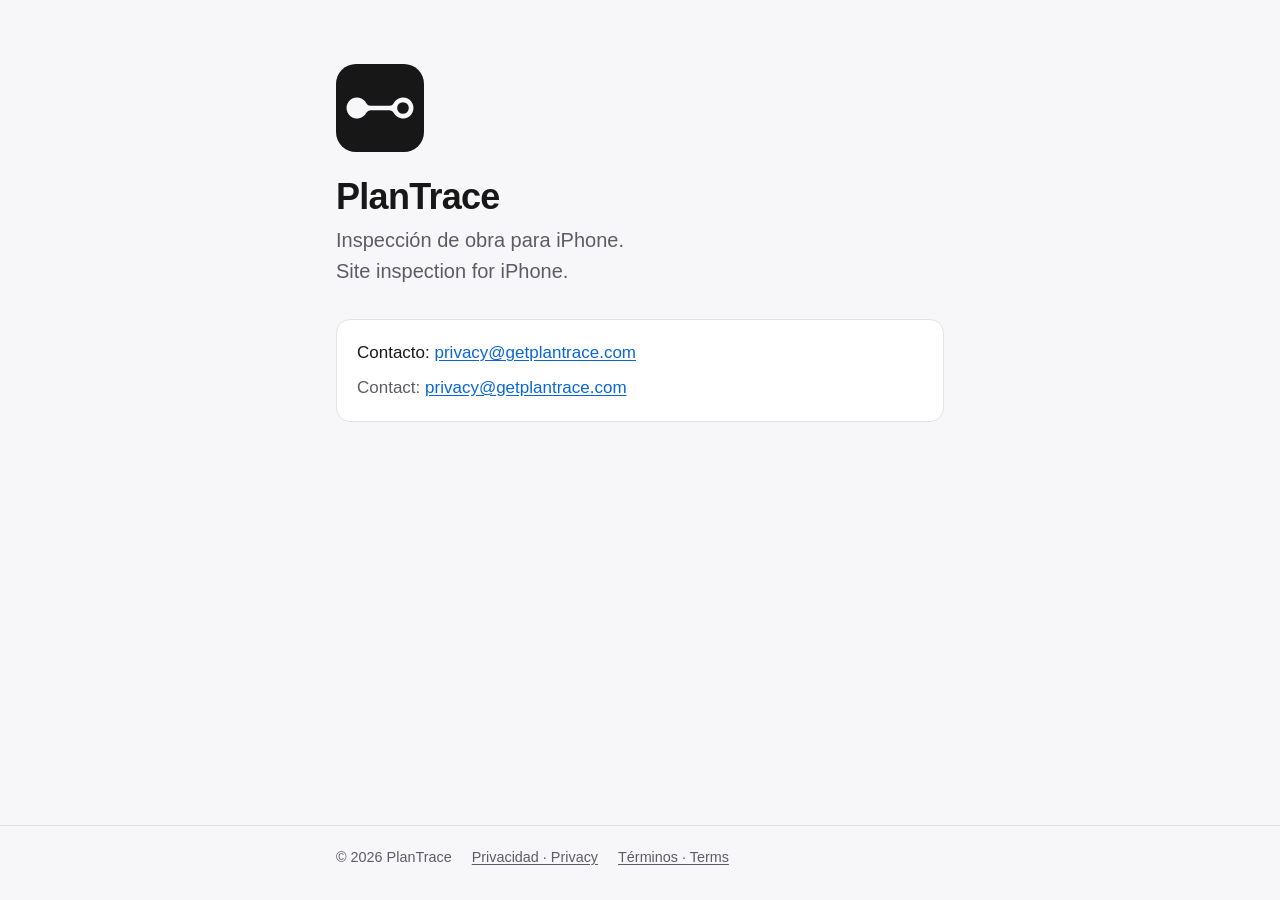
<file: index.html>
<!doctype html>
<html lang="es">
<head>
  <meta charset="utf-8">
  <meta name="viewport" content="width=device-width, initial-scale=1">
  <title>PlanTrace</title>
  <meta name="description" content="PlanTrace: inspección de obra para iPhone.">
  <link rel="icon" href="/icon.svg" type="image/svg+xml">
  <link rel="stylesheet" href="/style.css">
</head>
<body>
  <main>
    <div class="mark" aria-hidden="true">
      <svg viewBox="0 0 1024 1024" xmlns="http://www.w3.org/2000/svg"><path fill-rule="evenodd" d="M 352.78 455.60 A 122 122 0 1 0 352.78 568.40 A 54.67 54.67 0 0 1 401.26 539.00 L 622.74 539.00 A 54.67 54.67 0 0 1 671.22 568.40 A 122 122 0 1 0 671.22 455.60 A 54.67 54.67 0 0 1 622.74 485.00 L 401.26 485.00 A 54.67 54.67 0 0 1 352.78 455.60 Z M 847.40 512 A 68 68 0 1 0 711.40 512 A 68 68 0 1 0 847.40 512 Z"/></svg>
    </div>
    <h1>PlanTrace</h1>
    <p class="lead">Inspección de obra para iPhone.<br><span class="en" lang="en">Site inspection for iPhone.</span></p>

    <div class="card">
      <p>Contacto: <a href="mailto:privacy@getplantrace.com">privacy@getplantrace.com</a></p>
      <p class="en" lang="en">Contact: <a href="mailto:privacy@getplantrace.com">privacy@getplantrace.com</a></p>
    </div>
  </main>
  <footer>
    <div>
      <span>© 2026 PlanTrace</span>
      <a href="/privacy/">Privacidad · Privacy</a>
      <a href="/terms/">Términos · Terms</a>
    </div>
  </footer>
</body>
</html>
</file>
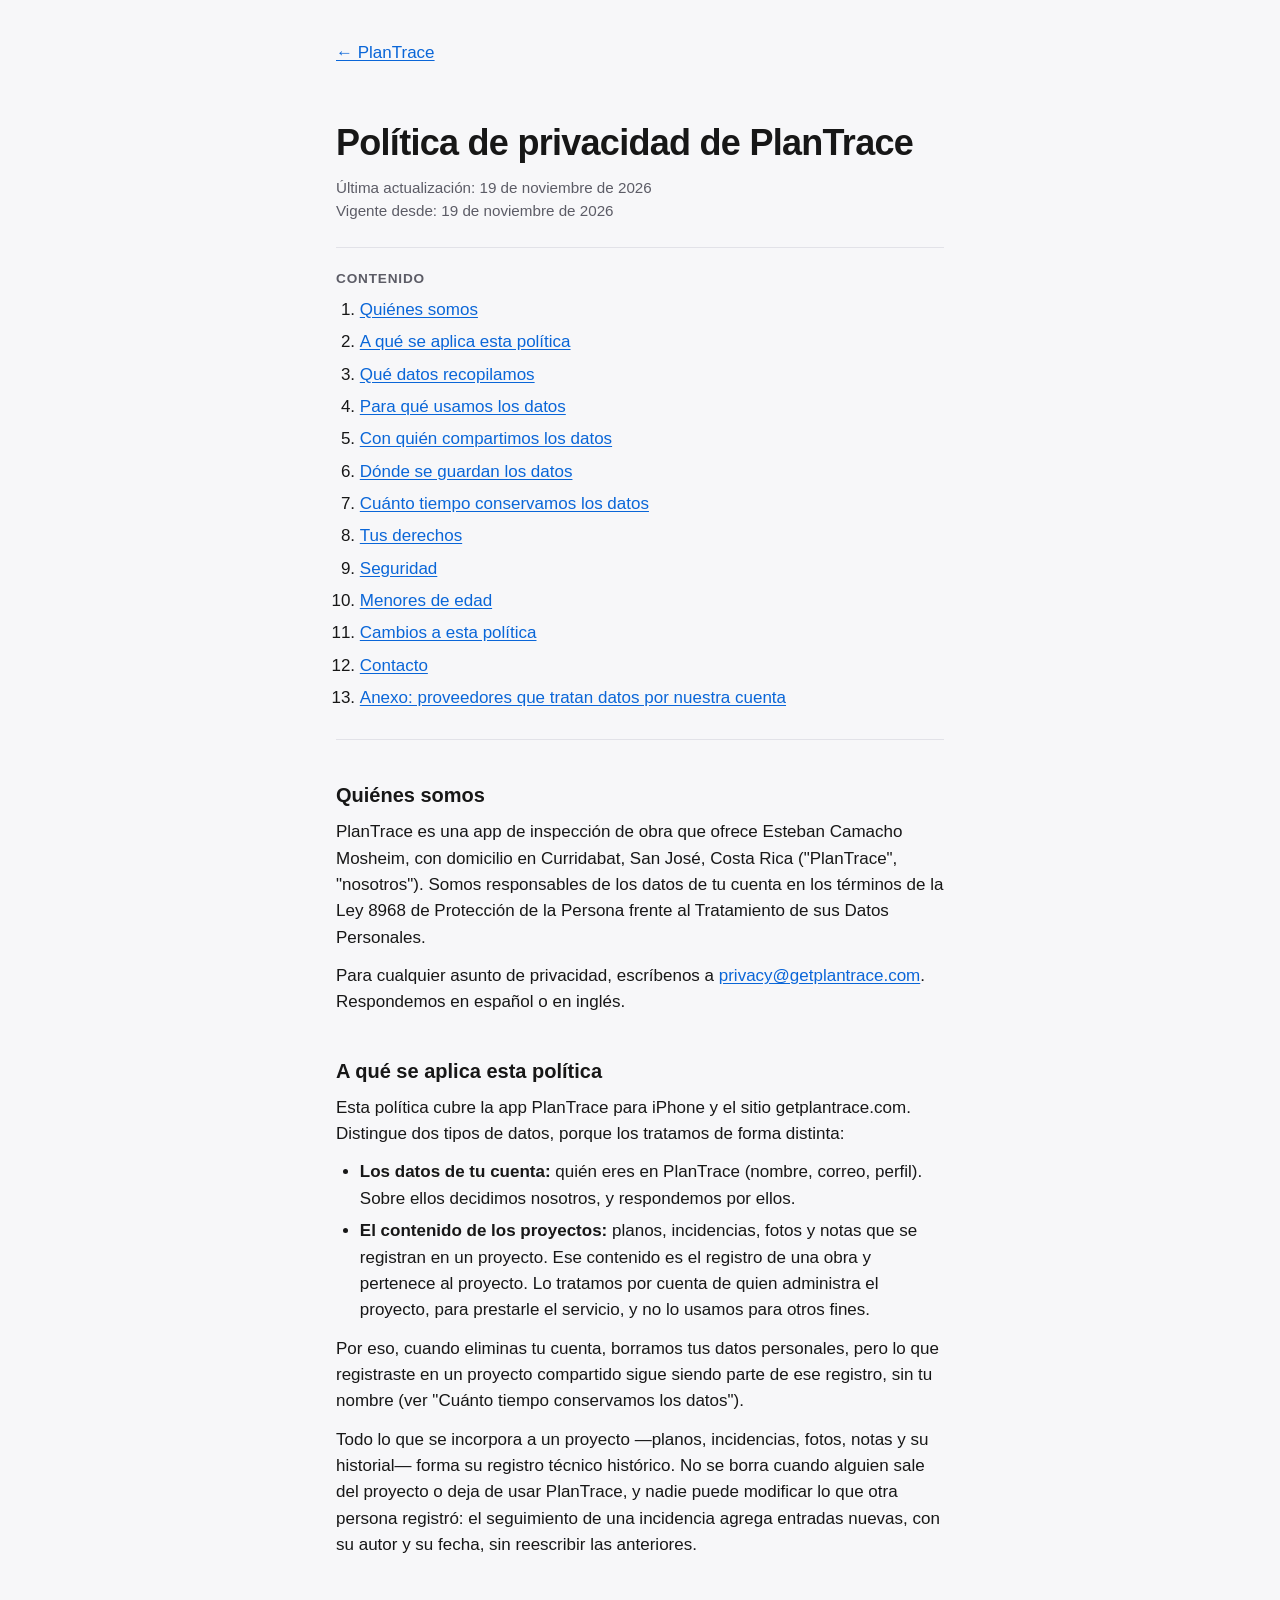
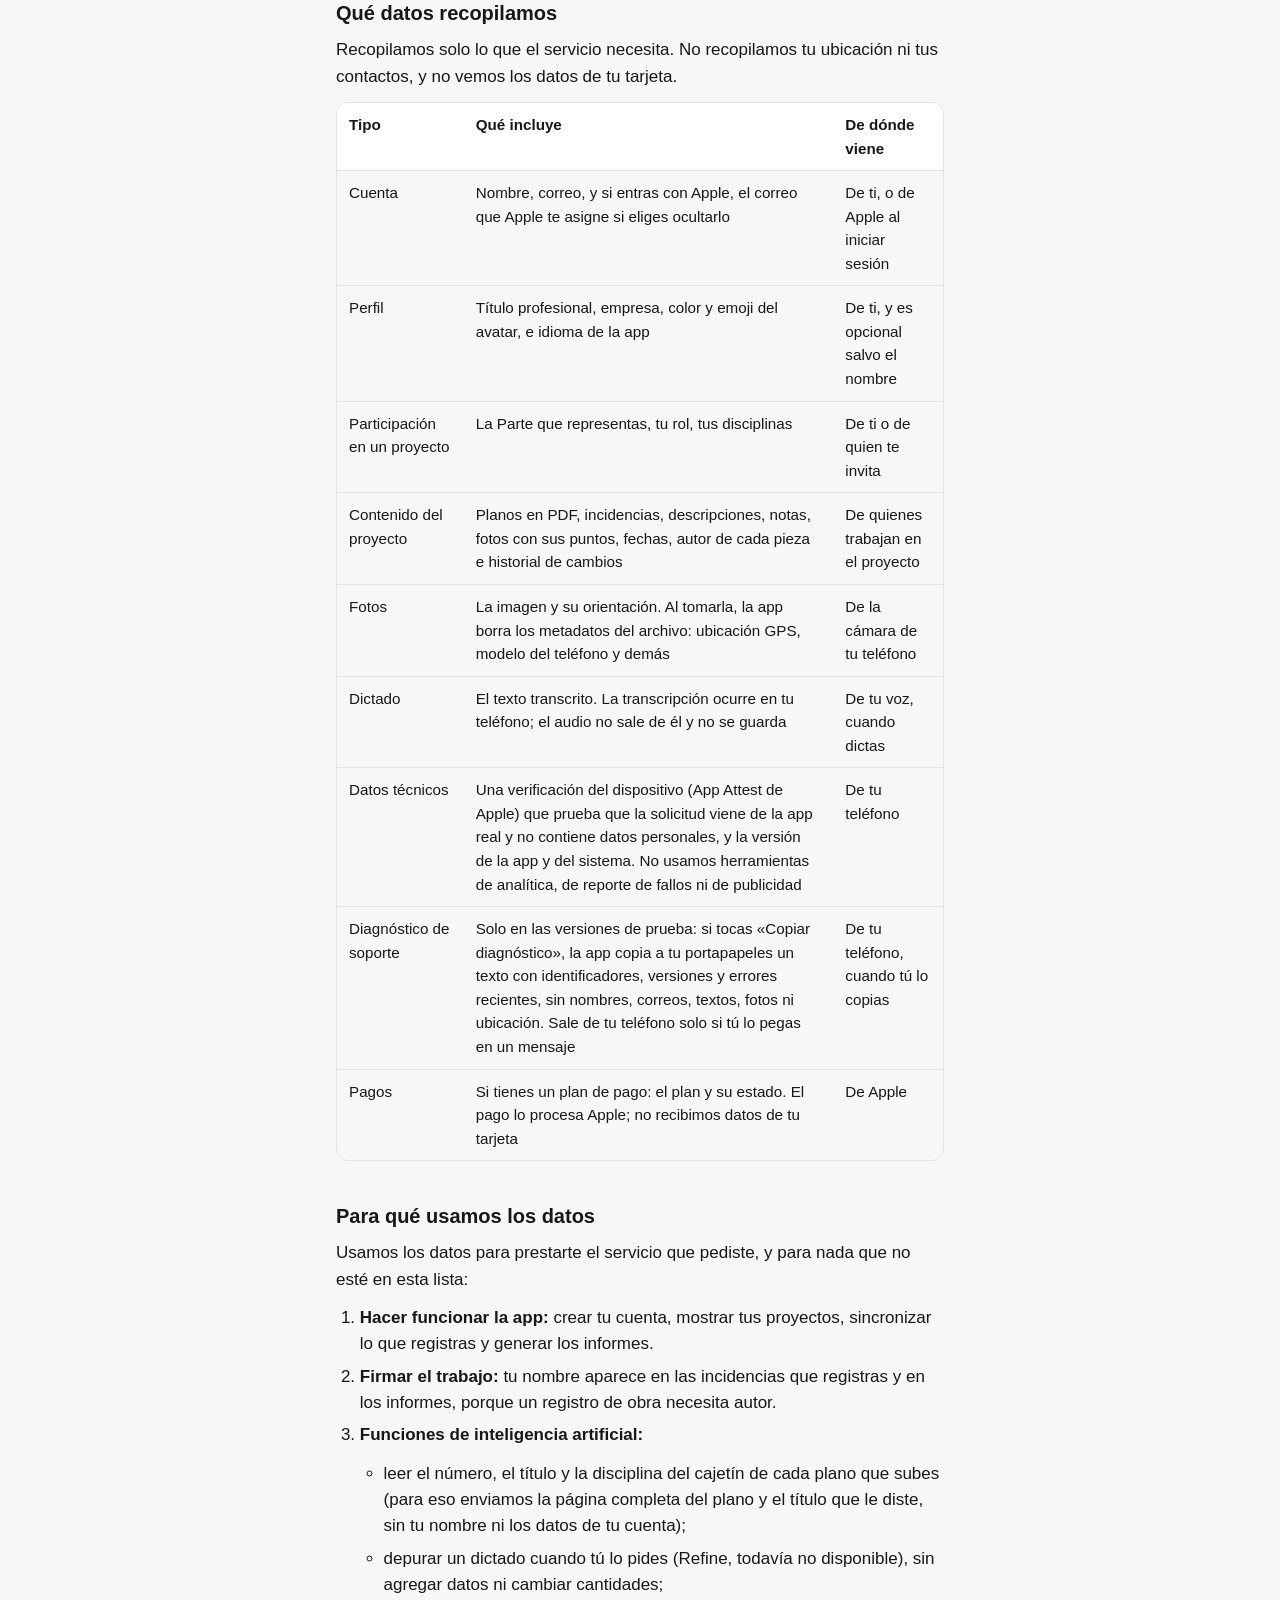
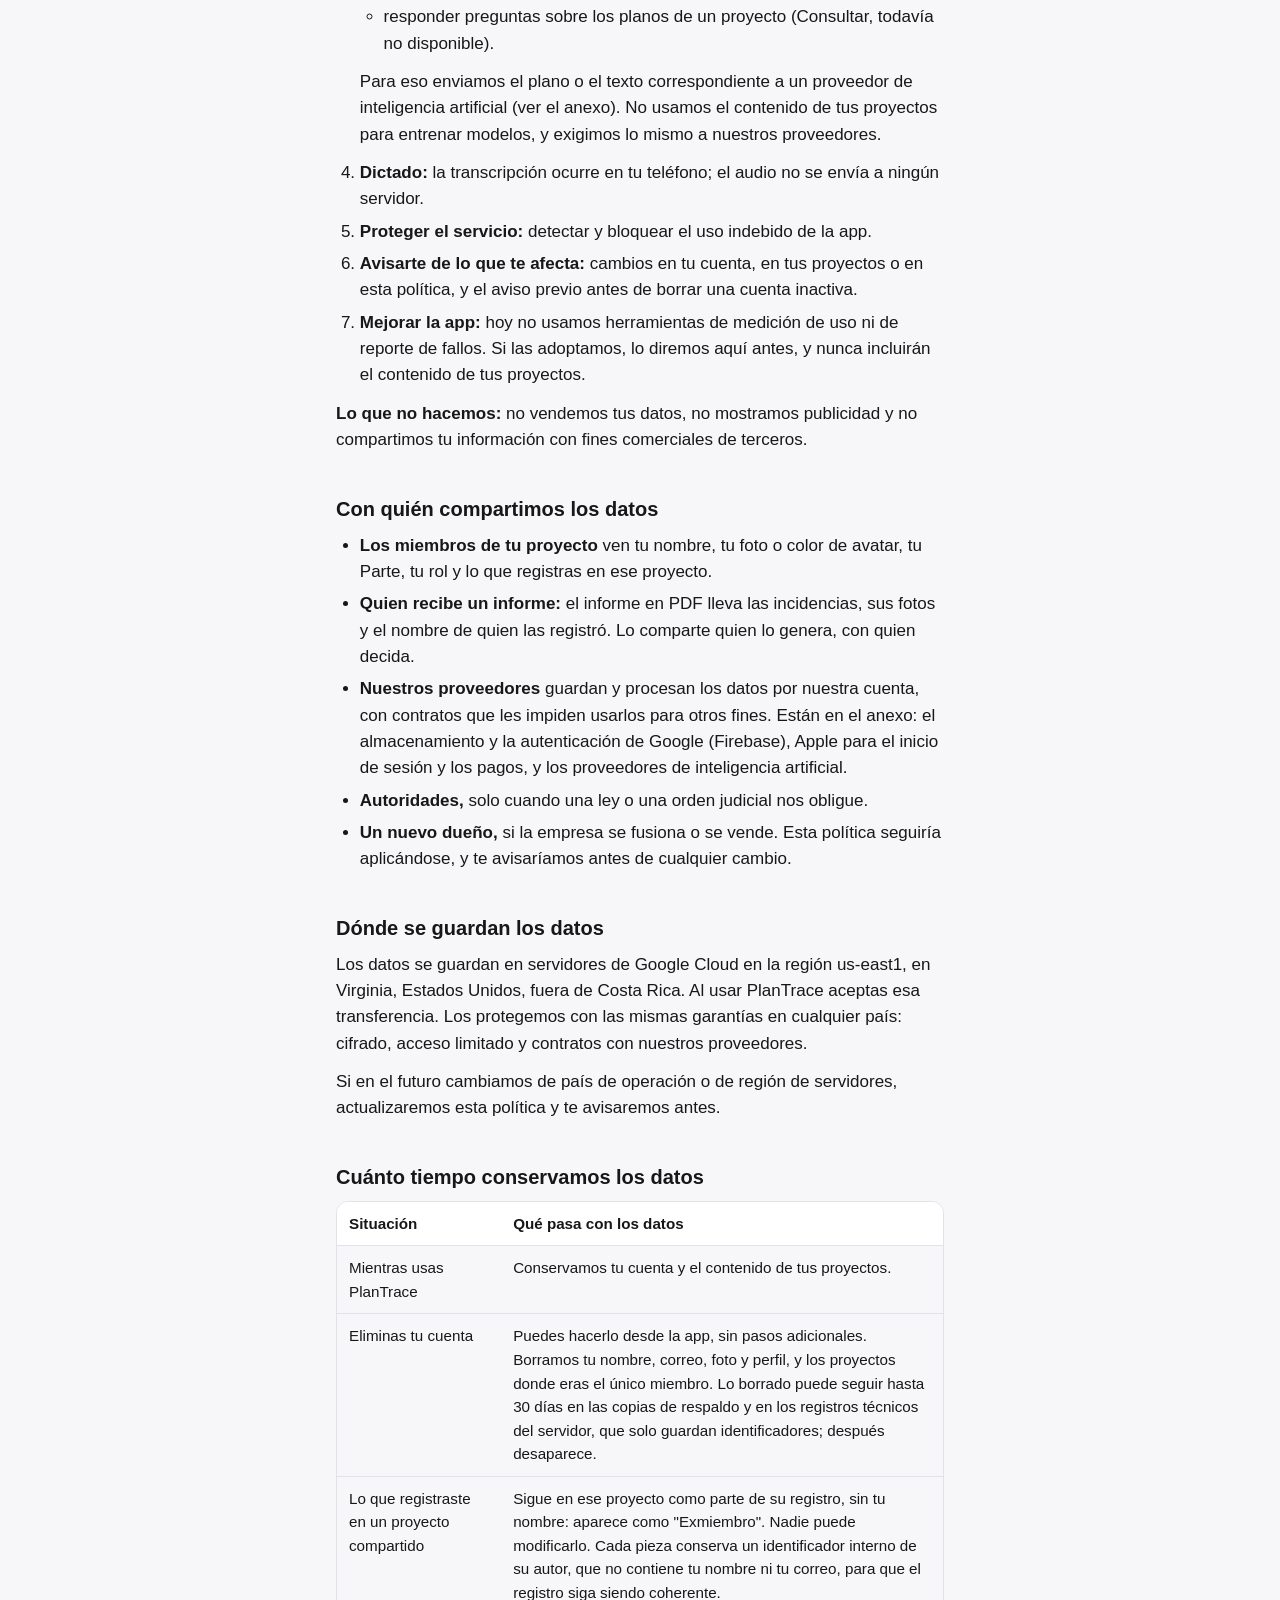
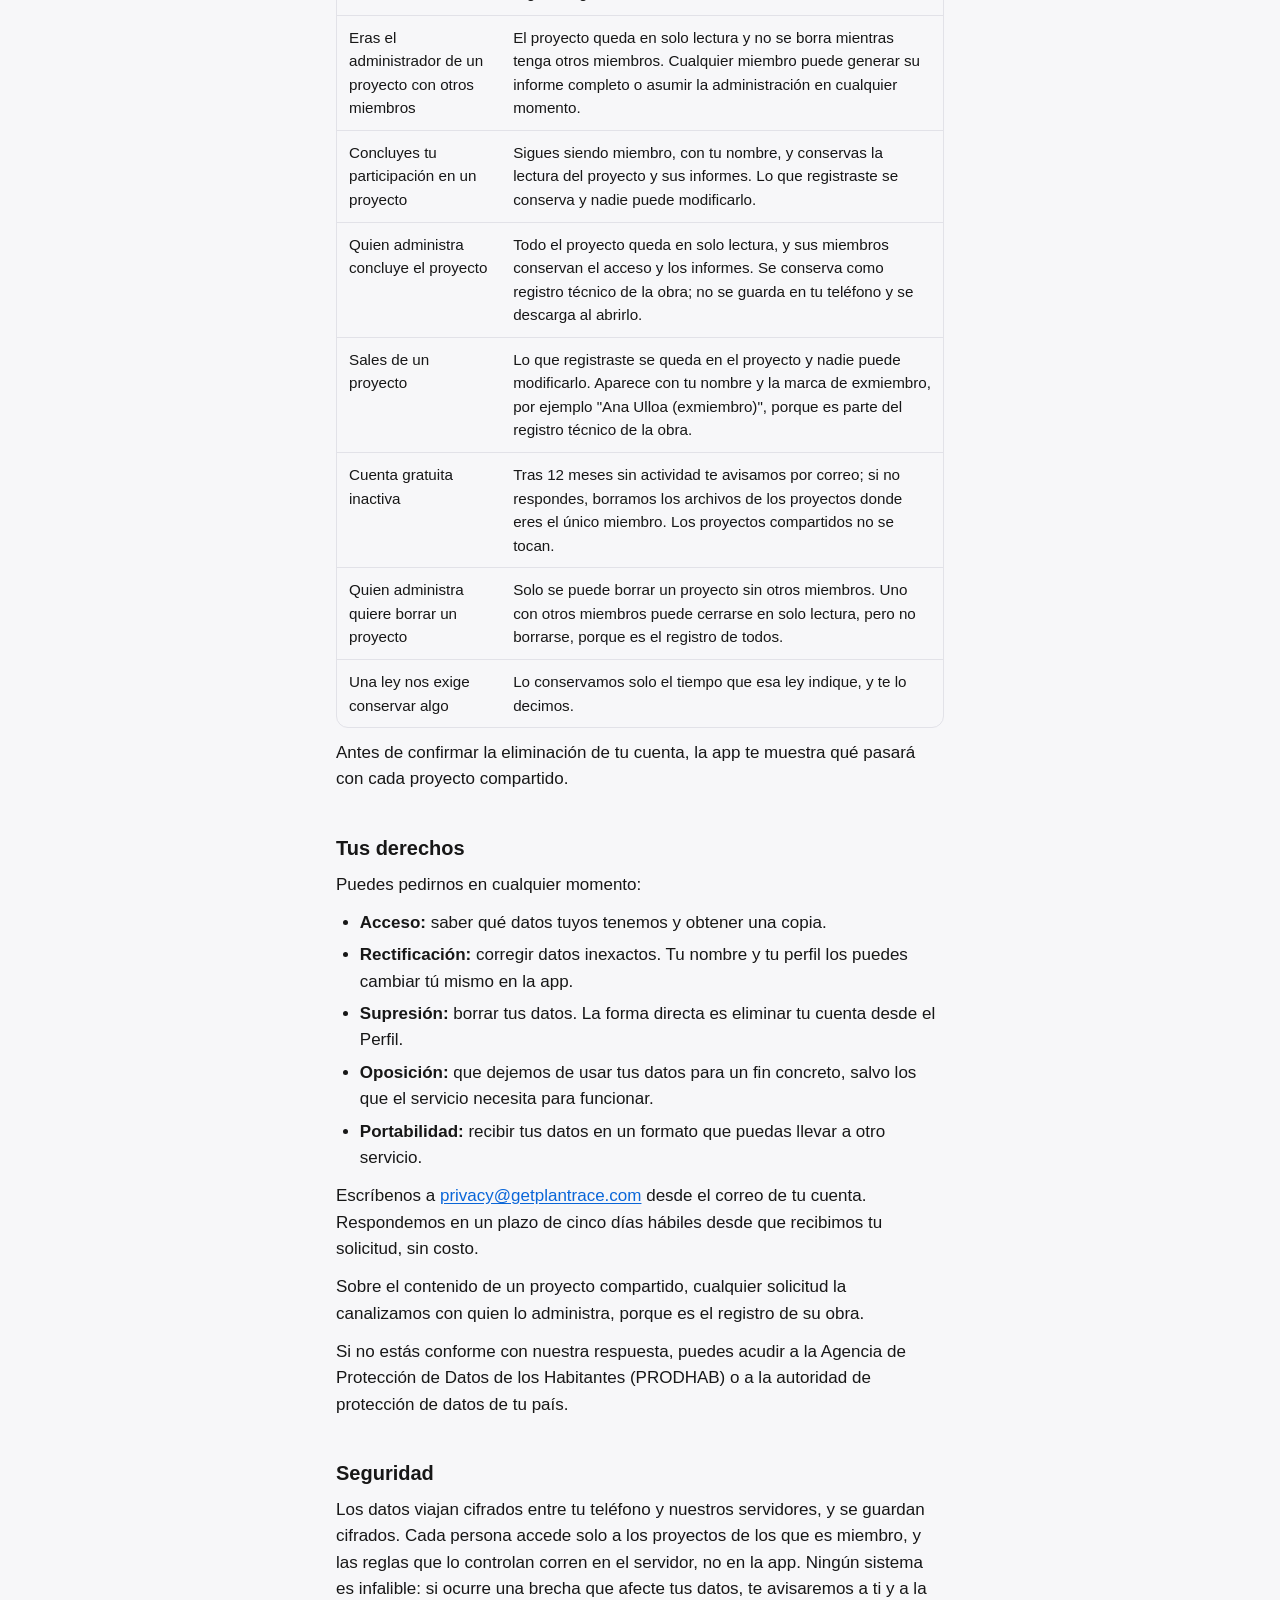
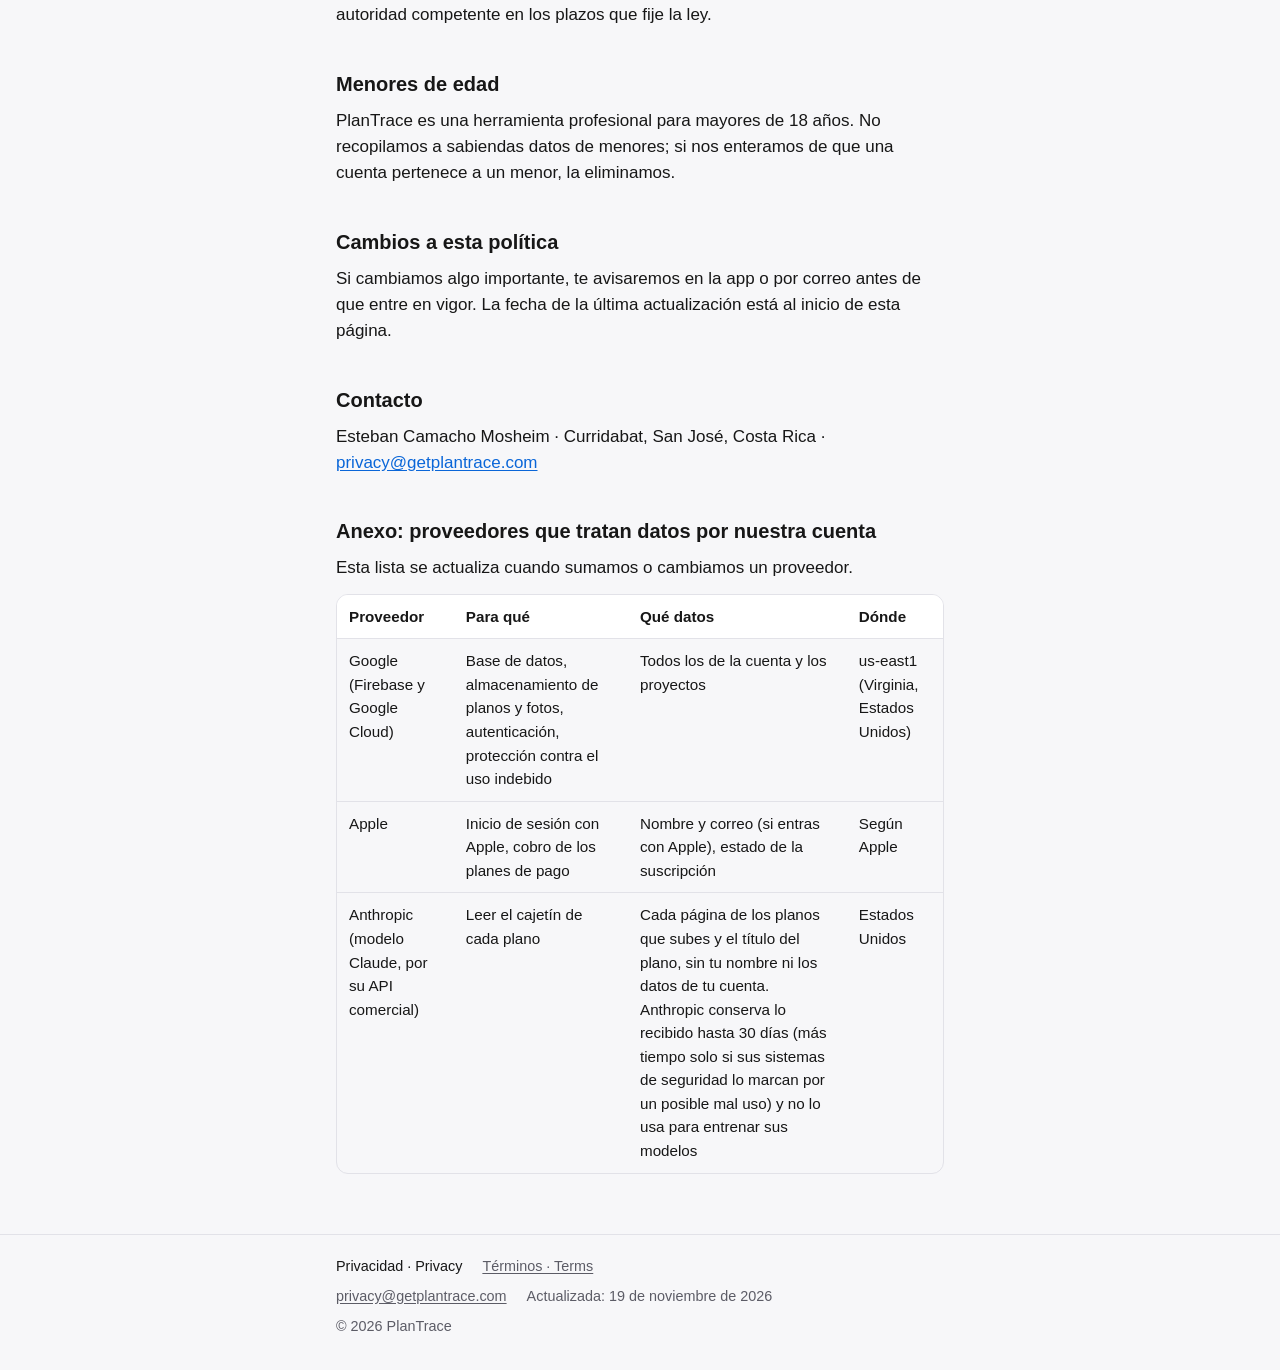
<file: privacy/index.html>
<!doctype html>
<html lang="es">
<head>
  <meta charset="utf-8">
  <meta name="viewport" content="width=device-width, initial-scale=1">
  <title>Política de privacidad · PlanTrace</title>
  <link rel="icon" href="/icon.svg" type="image/svg+xml">
  <link rel="stylesheet" href="/style.css">
</head>
<body>
  <main class="doc">
    <a class="back" href="/">← PlanTrace</a>

    <header class="doc-head">
      <h1>Política de privacidad de PlanTrace</h1>
      <p class="doc-meta">
        Última actualización: <time datetime="2026-11-19">19 de noviembre de 2026</time><br>
        Vigente desde: <time datetime="2026-11-19">19 de noviembre de 2026</time>
      </p>
    </header>

    <nav class="toc" aria-label="Contenido">
      <h2>Contenido</h2>
      <ol>
        <li><a href="#quienes-somos">Quiénes somos</a></li>
        <li><a href="#a-que-se-aplica-esta-politica">A qué se aplica esta política</a></li>
        <li><a href="#que-datos-recopilamos">Qué datos recopilamos</a></li>
        <li><a href="#para-que-usamos-los-datos">Para qué usamos los datos</a></li>
        <li><a href="#con-quien-compartimos-los-datos">Con quién compartimos los datos</a></li>
        <li><a href="#donde-se-guardan-los-datos">Dónde se guardan los datos</a></li>
        <li><a href="#cuanto-tiempo-conservamos-los-datos">Cuánto tiempo conservamos los datos</a></li>
        <li><a href="#tus-derechos">Tus derechos</a></li>
        <li><a href="#seguridad">Seguridad</a></li>
        <li><a href="#menores-de-edad">Menores de edad</a></li>
        <li><a href="#cambios-a-esta-politica">Cambios a esta política</a></li>
        <li><a href="#contacto">Contacto</a></li>
        <li><a href="#anexo-proveedores-que-tratan-datos-por-nuestra-cuenta">Anexo: proveedores que tratan datos por nuestra cuenta</a></li>
      </ol>
    </nav>

    <section id="quienes-somos">
      <h2>Quiénes somos</h2>
      <p>PlanTrace es una app de inspección de obra que ofrece Esteban Camacho Mosheim, con domicilio en Curridabat, San José, Costa Rica ("PlanTrace", "nosotros"). Somos responsables de los datos de tu cuenta en los términos de la Ley 8968 de Protección de la Persona frente al Tratamiento de sus Datos Personales.</p>
      <p>Para cualquier asunto de privacidad, escríbenos a <a href="mailto:privacy@getplantrace.com">privacy@getplantrace.com</a>. Respondemos en español o en inglés.</p>
    </section>
    <section id="a-que-se-aplica-esta-politica">
      <h2>A qué se aplica esta política</h2>
      <p>Esta política cubre la app PlanTrace para iPhone y el sitio getplantrace.com. Distingue dos tipos de datos, porque los tratamos de forma distinta:</p>
      <ul>
        <li><strong>Los datos de tu cuenta:</strong> quién eres en PlanTrace (nombre, correo, perfil). Sobre ellos decidimos nosotros, y respondemos por ellos.</li>
        <li><strong>El contenido de los proyectos:</strong> planos, incidencias, fotos y notas que se registran en un proyecto. Ese contenido es el registro de una obra y pertenece al proyecto. Lo tratamos por cuenta de quien administra el proyecto, para prestarle el servicio, y no lo usamos para otros fines.</li>
      </ul>
      <p>Por eso, cuando eliminas tu cuenta, borramos tus datos personales, pero lo que registraste en un proyecto compartido sigue siendo parte de ese registro, sin tu nombre (ver "Cuánto tiempo conservamos los datos").</p>
      <p>Todo lo que se incorpora a un proyecto —planos, incidencias, fotos, notas y su historial— forma su registro técnico histórico. No se borra cuando alguien sale del proyecto o deja de usar PlanTrace, y nadie puede modificar lo que otra persona registró: el seguimiento de una incidencia agrega entradas nuevas, con su autor y su fecha, sin reescribir las anteriores.</p>
    </section>
    <section id="que-datos-recopilamos">
      <h2>Qué datos recopilamos</h2>
      <p>Recopilamos solo lo que el servicio necesita. No recopilamos tu ubicación ni tus contactos, y no vemos los datos de tu tarjeta.</p>
      <div class="table-wrap">
        <table>
          <thead>
            <tr><th scope="col">Tipo</th><th scope="col">Qué incluye</th><th scope="col">De dónde viene</th></tr>
          </thead>
          <tbody>
            <tr><td data-label="Tipo">Cuenta</td><td data-label="Qué incluye">Nombre, correo, y si entras con Apple, el correo que Apple te asigne si eliges ocultarlo</td><td data-label="De dónde viene">De ti, o de Apple al iniciar sesión</td></tr>
            <tr><td data-label="Tipo">Perfil</td><td data-label="Qué incluye">Título profesional, empresa, color y emoji del avatar, e idioma de la app</td><td data-label="De dónde viene">De ti, y es opcional salvo el nombre</td></tr>
            <tr><td data-label="Tipo">Participación en un proyecto</td><td data-label="Qué incluye">La Parte que representas, tu rol, tus disciplinas</td><td data-label="De dónde viene">De ti o de quien te invita</td></tr>
            <tr><td data-label="Tipo">Contenido del proyecto</td><td data-label="Qué incluye">Planos en PDF, incidencias, descripciones, notas, fotos con sus puntos, fechas, autor de cada pieza e historial de cambios</td><td data-label="De dónde viene">De quienes trabajan en el proyecto</td></tr>
            <tr><td data-label="Tipo">Fotos</td><td data-label="Qué incluye">La imagen y su orientación. Al tomarla, la app borra los metadatos del archivo: ubicación GPS, modelo del teléfono y demás</td><td data-label="De dónde viene">De la cámara de tu teléfono</td></tr>
            <tr><td data-label="Tipo">Dictado</td><td data-label="Qué incluye">El texto transcrito. La transcripción ocurre en tu teléfono; el audio no sale de él y no se guarda</td><td data-label="De dónde viene">De tu voz, cuando dictas</td></tr>
            <tr><td data-label="Tipo">Datos técnicos</td><td data-label="Qué incluye">Una verificación del dispositivo (App Attest de Apple) que prueba que la solicitud viene de la app real y no contiene datos personales, y la versión de la app y del sistema. No usamos herramientas de analítica, de reporte de fallos ni de publicidad</td><td data-label="De dónde viene">De tu teléfono</td></tr>
            <tr><td data-label="Tipo">Diagnóstico de soporte</td><td data-label="Qué incluye">Solo en las versiones de prueba: si tocas «Copiar diagnóstico», la app copia a tu portapapeles un texto con identificadores, versiones y errores recientes, sin nombres, correos, textos, fotos ni ubicación. Sale de tu teléfono solo si tú lo pegas en un mensaje</td><td data-label="De dónde viene">De tu teléfono, cuando tú lo copias</td></tr>
            <tr><td data-label="Tipo">Pagos</td><td data-label="Qué incluye">Si tienes un plan de pago: el plan y su estado. El pago lo procesa Apple; no recibimos datos de tu tarjeta</td><td data-label="De dónde viene">De Apple</td></tr>
          </tbody>
        </table>
      </div>
    </section>
    <section id="para-que-usamos-los-datos">
      <h2>Para qué usamos los datos</h2>
      <p>Usamos los datos para prestarte el servicio que pediste, y para nada que no esté en esta lista:</p>
      <ol>
        <li><strong>Hacer funcionar la app:</strong> crear tu cuenta, mostrar tus proyectos, sincronizar lo que registras y generar los informes.</li>
        <li><strong>Firmar el trabajo:</strong> tu nombre aparece en las incidencias que registras y en los informes, porque un registro de obra necesita autor.</li>
        <li>
          <p><strong>Funciones de inteligencia artificial:</strong></p>
          <ul>
            <li>leer el número, el título y la disciplina del cajetín de cada plano que subes (para eso enviamos la página completa del plano y el título que le diste, sin tu nombre ni los datos de tu cuenta);</li>
            <li>depurar un dictado cuando tú lo pides (Refine, todavía no disponible), sin agregar datos ni cambiar cantidades;</li>
            <li>responder preguntas sobre los planos de un proyecto (Consultar, todavía no disponible).</li>
          </ul>
          <p>Para eso enviamos el plano o el texto correspondiente a un proveedor de inteligencia artificial (ver el anexo). No usamos el contenido de tus proyectos para entrenar modelos, y exigimos lo mismo a nuestros proveedores.</p>
        </li>
        <li><strong>Dictado:</strong> la transcripción ocurre en tu teléfono; el audio no se envía a ningún servidor.</li>
        <li><strong>Proteger el servicio:</strong> detectar y bloquear el uso indebido de la app.</li>
        <li><strong>Avisarte de lo que te afecta:</strong> cambios en tu cuenta, en tus proyectos o en esta política, y el aviso previo antes de borrar una cuenta inactiva.</li>
        <li><strong>Mejorar la app:</strong> hoy no usamos herramientas de medición de uso ni de reporte de fallos. Si las adoptamos, lo diremos aquí antes, y nunca incluirán el contenido de tus proyectos.</li>
      </ol>
      <p><strong>Lo que no hacemos:</strong> no vendemos tus datos, no mostramos publicidad y no compartimos tu información con fines comerciales de terceros.</p>
    </section>
    <section id="con-quien-compartimos-los-datos">
      <h2>Con quién compartimos los datos</h2>
      <ul>
        <li><strong>Los miembros de tu proyecto</strong> ven tu nombre, tu foto o color de avatar, tu Parte, tu rol y lo que registras en ese proyecto.</li>
        <li><strong>Quien recibe un informe:</strong> el informe en PDF lleva las incidencias, sus fotos y el nombre de quien las registró. Lo comparte quien lo genera, con quien decida.</li>
        <li><strong>Nuestros proveedores</strong> guardan y procesan los datos por nuestra cuenta, con contratos que les impiden usarlos para otros fines. Están en el anexo: el almacenamiento y la autenticación de Google (Firebase), Apple para el inicio de sesión y los pagos, y los proveedores de inteligencia artificial.</li>
        <li><strong>Autoridades,</strong> solo cuando una ley o una orden judicial nos obligue.</li>
        <li><strong>Un nuevo dueño,</strong> si la empresa se fusiona o se vende. Esta política seguiría aplicándose, y te avisaríamos antes de cualquier cambio.</li>
      </ul>
    </section>
    <section id="donde-se-guardan-los-datos">
      <h2>Dónde se guardan los datos</h2>
      <p>Los datos se guardan en servidores de Google Cloud en la región us-east1, en Virginia, Estados Unidos, fuera de Costa Rica. Al usar PlanTrace aceptas esa transferencia. Los protegemos con las mismas garantías en cualquier país: cifrado, acceso limitado y contratos con nuestros proveedores.</p>
      <p>Si en el futuro cambiamos de país de operación o de región de servidores, actualizaremos esta política y te avisaremos antes.</p>
    </section>
    <section id="cuanto-tiempo-conservamos-los-datos">
      <h2>Cuánto tiempo conservamos los datos</h2>
      <div class="table-wrap">
        <table>
          <thead>
            <tr><th scope="col">Situación</th><th scope="col">Qué pasa con los datos</th></tr>
          </thead>
          <tbody>
            <tr><td data-label="Situación">Mientras usas PlanTrace</td><td data-label="Qué pasa con los datos">Conservamos tu cuenta y el contenido de tus proyectos.</td></tr>
            <tr><td data-label="Situación">Eliminas tu cuenta</td><td data-label="Qué pasa con los datos">Puedes hacerlo desde la app, sin pasos adicionales. Borramos tu nombre, correo, foto y perfil, y los proyectos donde eras el único miembro. Lo borrado puede seguir hasta 30 días en las copias de respaldo y en los registros técnicos del servidor, que solo guardan identificadores; después desaparece.</td></tr>
            <tr><td data-label="Situación">Lo que registraste en un proyecto compartido</td><td data-label="Qué pasa con los datos">Sigue en ese proyecto como parte de su registro, sin tu nombre: aparece como "Exmiembro". Nadie puede modificarlo. Cada pieza conserva un identificador interno de su autor, que no contiene tu nombre ni tu correo, para que el registro siga siendo coherente.</td></tr>
            <tr><td data-label="Situación">Eras el administrador de un proyecto con otros miembros</td><td data-label="Qué pasa con los datos">El proyecto queda en solo lectura y no se borra mientras tenga otros miembros. Cualquier miembro puede generar su informe completo o asumir la administración en cualquier momento.</td></tr>
            <tr><td data-label="Situación">Concluyes tu participación en un proyecto</td><td data-label="Qué pasa con los datos">Sigues siendo miembro, con tu nombre, y conservas la lectura del proyecto y sus informes. Lo que registraste se conserva y nadie puede modificarlo.</td></tr>
            <tr><td data-label="Situación">Quien administra concluye el proyecto</td><td data-label="Qué pasa con los datos">Todo el proyecto queda en solo lectura, y sus miembros conservan el acceso y los informes. Se conserva como registro técnico de la obra; no se guarda en tu teléfono y se descarga al abrirlo.</td></tr>
            <tr><td data-label="Situación">Sales de un proyecto</td><td data-label="Qué pasa con los datos">Lo que registraste se queda en el proyecto y nadie puede modificarlo. Aparece con tu nombre y la marca de exmiembro, por ejemplo "Ana Ulloa (exmiembro)", porque es parte del registro técnico de la obra.</td></tr>
            <tr><td data-label="Situación">Cuenta gratuita inactiva</td><td data-label="Qué pasa con los datos">Tras 12 meses sin actividad te avisamos por correo; si no respondes, borramos los archivos de los proyectos donde eres el único miembro. Los proyectos compartidos no se tocan.</td></tr>
            <tr><td data-label="Situación">Quien administra quiere borrar un proyecto</td><td data-label="Qué pasa con los datos">Solo se puede borrar un proyecto sin otros miembros. Uno con otros miembros puede cerrarse en solo lectura, pero no borrarse, porque es el registro de todos.</td></tr>
            <tr><td data-label="Situación">Una ley nos exige conservar algo</td><td data-label="Qué pasa con los datos">Lo conservamos solo el tiempo que esa ley indique, y te lo decimos.</td></tr>
          </tbody>
        </table>
      </div>
      <p>Antes de confirmar la eliminación de tu cuenta, la app te muestra qué pasará con cada proyecto compartido.</p>
    </section>
    <section id="tus-derechos">
      <h2>Tus derechos</h2>
      <p>Puedes pedirnos en cualquier momento:</p>
      <ul>
        <li><strong>Acceso:</strong> saber qué datos tuyos tenemos y obtener una copia.</li>
        <li><strong>Rectificación:</strong> corregir datos inexactos. Tu nombre y tu perfil los puedes cambiar tú mismo en la app.</li>
        <li><strong>Supresión:</strong> borrar tus datos. La forma directa es eliminar tu cuenta desde el Perfil.</li>
        <li><strong>Oposición:</strong> que dejemos de usar tus datos para un fin concreto, salvo los que el servicio necesita para funcionar.</li>
        <li><strong>Portabilidad:</strong> recibir tus datos en un formato que puedas llevar a otro servicio.</li>
      </ul>
      <p>Escríbenos a <a href="mailto:privacy@getplantrace.com">privacy@getplantrace.com</a> desde el correo de tu cuenta. Respondemos en un plazo de cinco días hábiles desde que recibimos tu solicitud, sin costo.</p>
      <p>Sobre el contenido de un proyecto compartido, cualquier solicitud la canalizamos con quien lo administra, porque es el registro de su obra.</p>
      <p>Si no estás conforme con nuestra respuesta, puedes acudir a la Agencia de Protección de Datos de los Habitantes (PRODHAB) o a la autoridad de protección de datos de tu país.</p>
    </section>
    <section id="seguridad">
      <h2>Seguridad</h2>
      <p>Los datos viajan cifrados entre tu teléfono y nuestros servidores, y se guardan cifrados. Cada persona accede solo a los proyectos de los que es miembro, y las reglas que lo controlan corren en el servidor, no en la app. Ningún sistema es infalible: si ocurre una brecha que afecte tus datos, te avisaremos a ti y a la autoridad competente en los plazos que fije la ley.</p>
    </section>
    <section id="menores-de-edad">
      <h2>Menores de edad</h2>
      <p>PlanTrace es una herramienta profesional para mayores de 18 años. No recopilamos a sabiendas datos de menores; si nos enteramos de que una cuenta pertenece a un menor, la eliminamos.</p>
    </section>
    <section id="cambios-a-esta-politica">
      <h2>Cambios a esta política</h2>
      <p>Si cambiamos algo importante, te avisaremos en la app o por correo antes de que entre en vigor. La fecha de la última actualización está al inicio de esta página.</p>
    </section>
    <section id="contacto">
      <h2>Contacto</h2>
      <p>Esteban Camacho Mosheim · Curridabat, San José, Costa Rica · <a href="mailto:privacy@getplantrace.com">privacy@getplantrace.com</a></p>
    </section>
    <section id="anexo-proveedores-que-tratan-datos-por-nuestra-cuenta">
      <h2>Anexo: proveedores que tratan datos por nuestra cuenta</h2>
      <p>Esta lista se actualiza cuando sumamos o cambiamos un proveedor.</p>
      <div class="table-wrap">
        <table>
          <thead>
            <tr><th scope="col">Proveedor</th><th scope="col">Para qué</th><th scope="col">Qué datos</th><th scope="col">Dónde</th></tr>
          </thead>
          <tbody>
            <tr><td data-label="Proveedor">Google (Firebase y Google Cloud)</td><td data-label="Para qué">Base de datos, almacenamiento de planos y fotos, autenticación, protección contra el uso indebido</td><td data-label="Qué datos">Todos los de la cuenta y los proyectos</td><td data-label="Dónde">us-east1 (Virginia, Estados Unidos)</td></tr>
            <tr><td data-label="Proveedor">Apple</td><td data-label="Para qué">Inicio de sesión con Apple, cobro de los planes de pago</td><td data-label="Qué datos">Nombre y correo (si entras con Apple), estado de la suscripción</td><td data-label="Dónde">Según Apple</td></tr>
            <tr><td data-label="Proveedor">Anthropic (modelo Claude, por su API comercial)</td><td data-label="Para qué">Leer el cajetín de cada plano</td><td data-label="Qué datos">Cada página de los planos que subes y el título del plano, sin tu nombre ni los datos de tu cuenta. Anthropic conserva lo recibido hasta 30 días (más tiempo solo si sus sistemas de seguridad lo marcan por un posible mal uso) y no lo usa para entrenar sus modelos</td><td data-label="Dónde">Estados Unidos</td></tr>
          </tbody>
        </table>
      </div>
    </section>
  </main>
  <footer>
    <div>
      <p class="foot-row">
        <a href="/privacy/" aria-current="page">Privacidad · Privacy</a>
        <a href="/terms/">Términos · Terms</a>
      </p>
      <p class="foot-row">
        <a href="mailto:privacy@getplantrace.com">privacy@getplantrace.com</a>
        <span>Actualizada: <time datetime="2026-11-19">19 de noviembre de 2026</time></span>
      </p>
      <p class="foot-row"><span>© 2026 PlanTrace</span></p>
    </div>
  </footer>
</body>
</html>
</file>
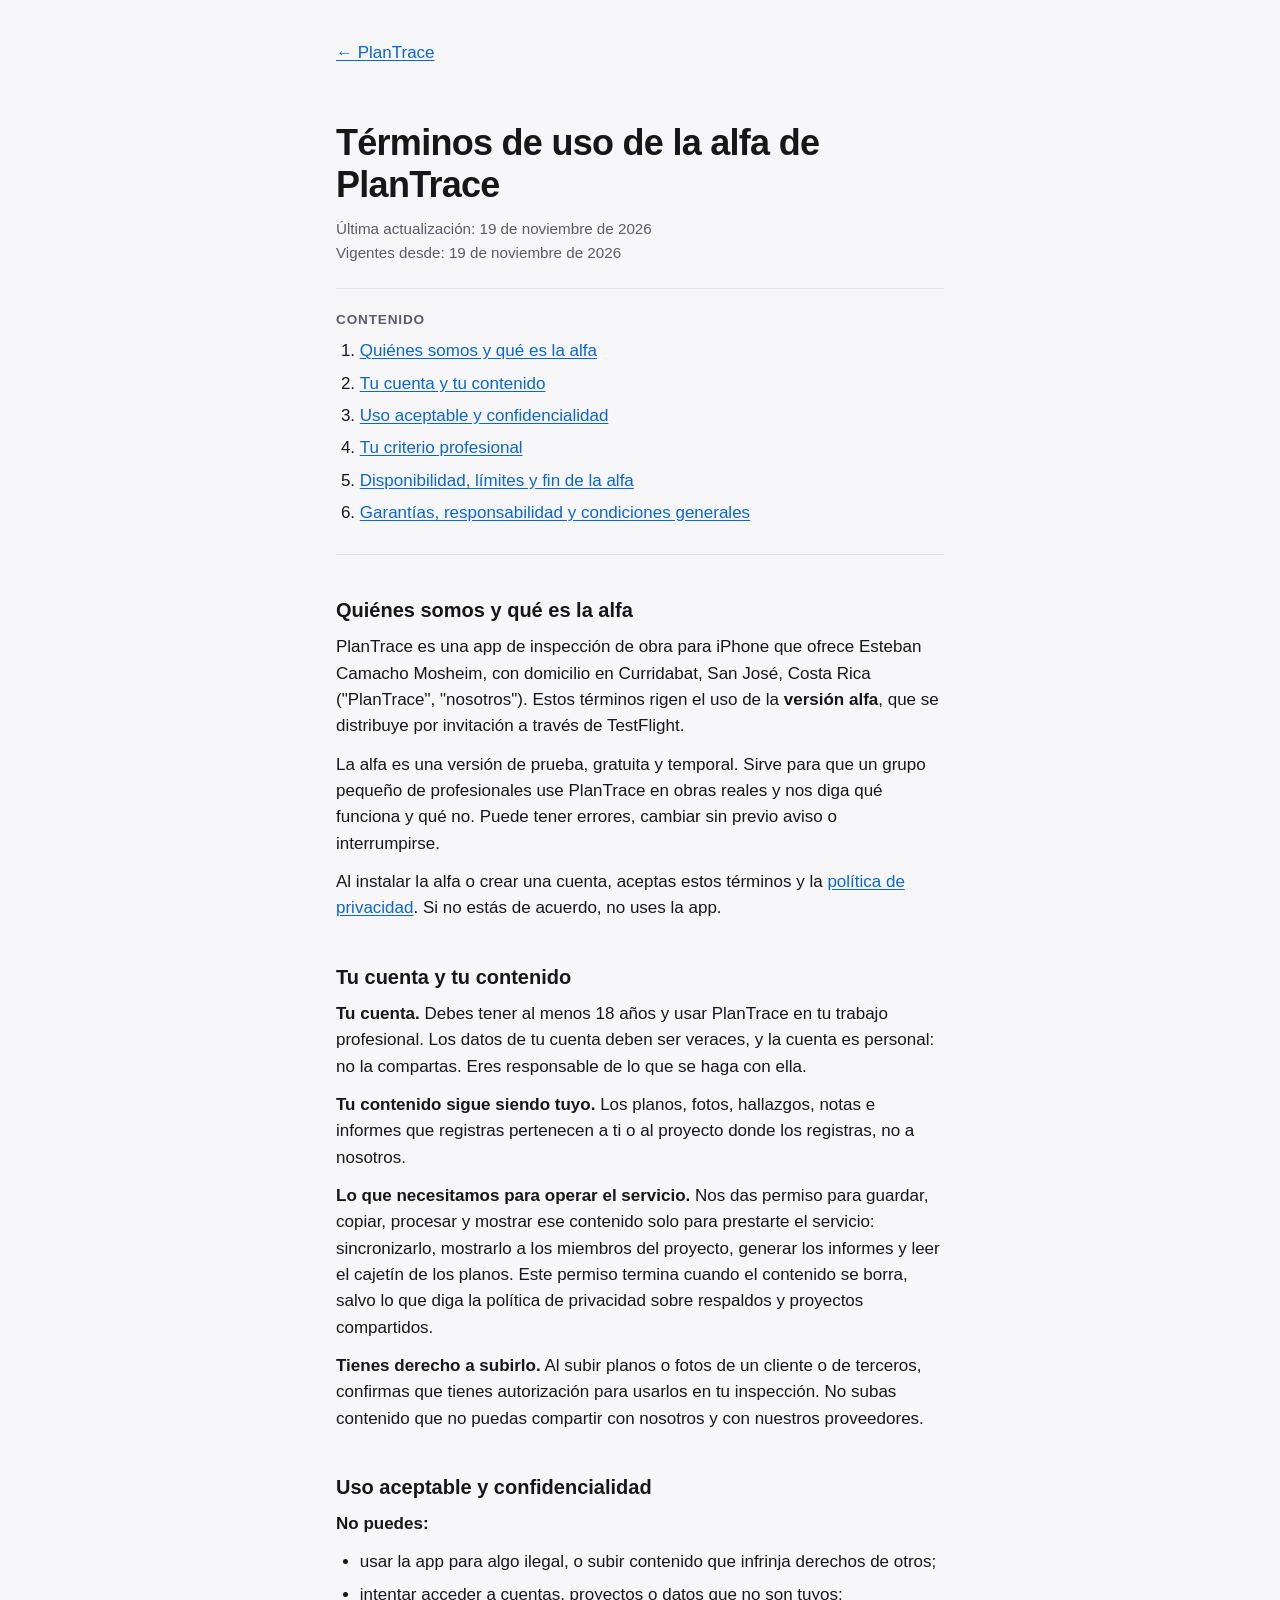
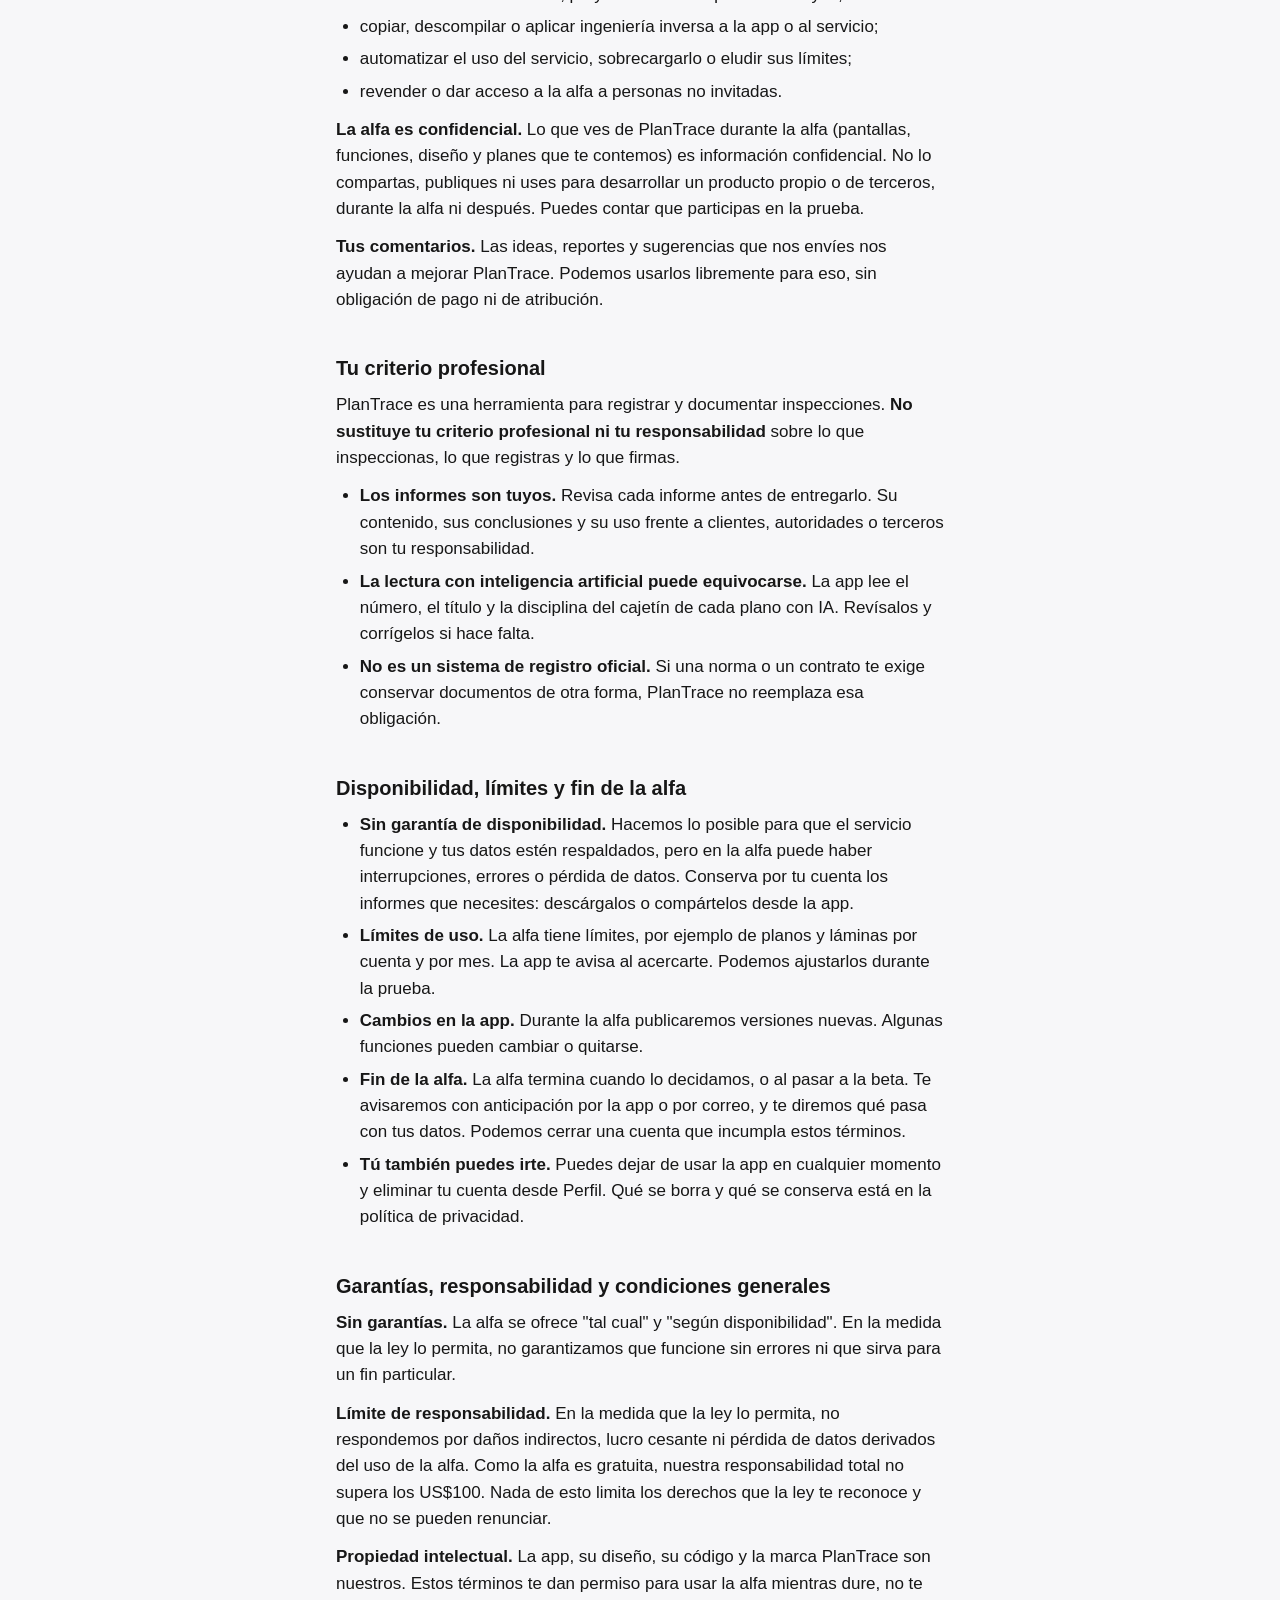
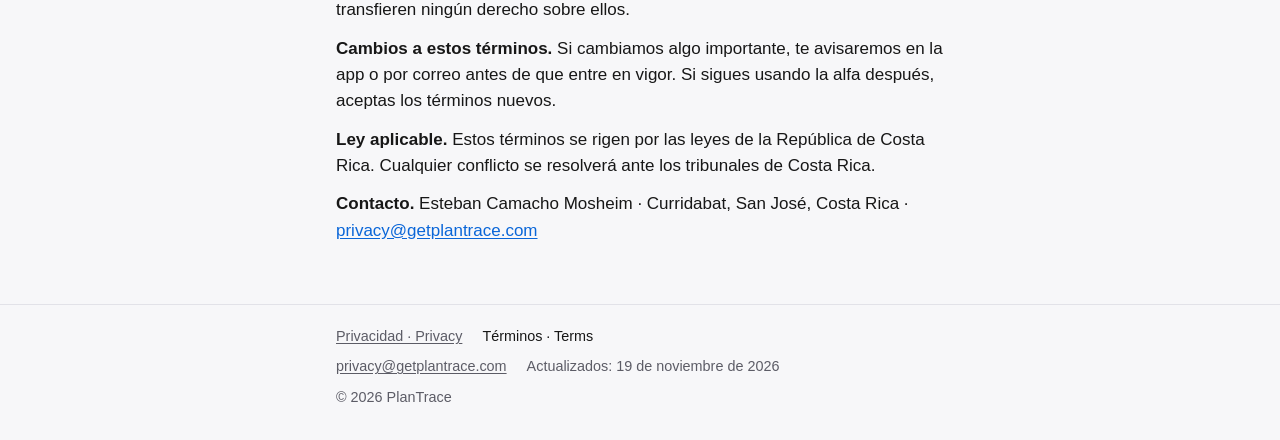
<file: terms/index.html>
<!doctype html>
<html lang="es">
<head>
  <meta charset="utf-8">
  <meta name="viewport" content="width=device-width, initial-scale=1">
  <title>Términos de uso de la alfa · PlanTrace</title>
  <link rel="icon" href="/icon.svg" type="image/svg+xml">
  <link rel="stylesheet" href="/style.css">
</head>
<body>
  <main class="doc">
    <a class="back" href="/">← PlanTrace</a>

    <header class="doc-head">
      <h1>Términos de uso de la alfa de PlanTrace</h1>
      <p class="doc-meta">
        Última actualización: <time datetime="2026-11-19">19 de noviembre de 2026</time><br>
        Vigentes desde: <time datetime="2026-11-19">19 de noviembre de 2026</time>
      </p>
    </header>

    <nav class="toc" aria-label="Contenido">
      <h2>Contenido</h2>
      <ol>
        <li><a href="#quienes-somos-y-que-es-la-alfa">Quiénes somos y qué es la alfa</a></li>
        <li><a href="#tu-cuenta-y-tu-contenido">Tu cuenta y tu contenido</a></li>
        <li><a href="#uso-aceptable-y-confidencialidad">Uso aceptable y confidencialidad</a></li>
        <li><a href="#tu-criterio-profesional">Tu criterio profesional</a></li>
        <li><a href="#disponibilidad-limites-y-fin-de-la-alfa">Disponibilidad, límites y fin de la alfa</a></li>
        <li><a href="#garantias-responsabilidad-y-condiciones-generales">Garantías, responsabilidad y condiciones generales</a></li>
      </ol>
    </nav>

    <section id="quienes-somos-y-que-es-la-alfa">
      <h2>Quiénes somos y qué es la alfa</h2>
      <p>PlanTrace es una app de inspección de obra para iPhone que ofrece Esteban Camacho Mosheim, con domicilio en Curridabat, San José, Costa Rica ("PlanTrace", "nosotros"). Estos términos rigen el uso de la <strong>versión alfa</strong>, que se distribuye por invitación a través de TestFlight.</p>
      <p>La alfa es una versión de prueba, gratuita y temporal. Sirve para que un grupo pequeño de profesionales use PlanTrace en obras reales y nos diga qué funciona y qué no. Puede tener errores, cambiar sin previo aviso o interrumpirse.</p>
      <p>Al instalar la alfa o crear una cuenta, aceptas estos términos y la <a href="https://getplantrace.com/privacy">política de privacidad</a>. Si no estás de acuerdo, no uses la app.</p>
    </section>
    <section id="tu-cuenta-y-tu-contenido">
      <h2>Tu cuenta y tu contenido</h2>
      <p><strong>Tu cuenta.</strong> Debes tener al menos 18 años y usar PlanTrace en tu trabajo profesional. Los datos de tu cuenta deben ser veraces, y la cuenta es personal: no la compartas. Eres responsable de lo que se haga con ella.</p>
      <p><strong>Tu contenido sigue siendo tuyo.</strong> Los planos, fotos, hallazgos, notas e informes que registras pertenecen a ti o al proyecto donde los registras, no a nosotros.</p>
      <p><strong>Lo que necesitamos para operar el servicio.</strong> Nos das permiso para guardar, copiar, procesar y mostrar ese contenido solo para prestarte el servicio: sincronizarlo, mostrarlo a los miembros del proyecto, generar los informes y leer el cajetín de los planos. Este permiso termina cuando el contenido se borra, salvo lo que diga la política de privacidad sobre respaldos y proyectos compartidos.</p>
      <p><strong>Tienes derecho a subirlo.</strong> Al subir planos o fotos de un cliente o de terceros, confirmas que tienes autorización para usarlos en tu inspección. No subas contenido que no puedas compartir con nosotros y con nuestros proveedores.</p>
    </section>
    <section id="uso-aceptable-y-confidencialidad">
      <h2>Uso aceptable y confidencialidad</h2>
      <p><strong>No puedes:</strong></p>
      <ul>
        <li>usar la app para algo ilegal, o subir contenido que infrinja derechos de otros;</li>
        <li>intentar acceder a cuentas, proyectos o datos que no son tuyos;</li>
        <li>copiar, descompilar o aplicar ingeniería inversa a la app o al servicio;</li>
        <li>automatizar el uso del servicio, sobrecargarlo o eludir sus límites;</li>
        <li>revender o dar acceso a la alfa a personas no invitadas.</li>
      </ul>
      <p><strong>La alfa es confidencial.</strong> Lo que ves de PlanTrace durante la alfa (pantallas, funciones, diseño y planes que te contemos) es información confidencial. No lo compartas, publiques ni uses para desarrollar un producto propio o de terceros, durante la alfa ni después. Puedes contar que participas en la prueba.</p>
      <p><strong>Tus comentarios.</strong> Las ideas, reportes y sugerencias que nos envíes nos ayudan a mejorar PlanTrace. Podemos usarlos libremente para eso, sin obligación de pago ni de atribución.</p>
    </section>
    <section id="tu-criterio-profesional">
      <h2>Tu criterio profesional</h2>
      <p>PlanTrace es una herramienta para registrar y documentar inspecciones. <strong>No sustituye tu criterio profesional ni tu responsabilidad</strong> sobre lo que inspeccionas, lo que registras y lo que firmas.</p>
      <ul>
        <li><strong>Los informes son tuyos.</strong> Revisa cada informe antes de entregarlo. Su contenido, sus conclusiones y su uso frente a clientes, autoridades o terceros son tu responsabilidad.</li>
        <li><strong>La lectura con inteligencia artificial puede equivocarse.</strong> La app lee el número, el título y la disciplina del cajetín de cada plano con IA. Revísalos y corrígelos si hace falta.</li>
        <li><strong>No es un sistema de registro oficial.</strong> Si una norma o un contrato te exige conservar documentos de otra forma, PlanTrace no reemplaza esa obligación.</li>
      </ul>
    </section>
    <section id="disponibilidad-limites-y-fin-de-la-alfa">
      <h2>Disponibilidad, límites y fin de la alfa</h2>
      <ul>
        <li><strong>Sin garantía de disponibilidad.</strong> Hacemos lo posible para que el servicio funcione y tus datos estén respaldados, pero en la alfa puede haber interrupciones, errores o pérdida de datos. Conserva por tu cuenta los informes que necesites: descárgalos o compártelos desde la app.</li>
        <li><strong>Límites de uso.</strong> La alfa tiene límites, por ejemplo de planos y láminas por cuenta y por mes. La app te avisa al acercarte. Podemos ajustarlos durante la prueba.</li>
        <li><strong>Cambios en la app.</strong> Durante la alfa publicaremos versiones nuevas. Algunas funciones pueden cambiar o quitarse.</li>
        <li><strong>Fin de la alfa.</strong> La alfa termina cuando lo decidamos, o al pasar a la beta. Te avisaremos con anticipación por la app o por correo, y te diremos qué pasa con tus datos. Podemos cerrar una cuenta que incumpla estos términos.</li>
        <li><strong>Tú también puedes irte.</strong> Puedes dejar de usar la app en cualquier momento y eliminar tu cuenta desde Perfil. Qué se borra y qué se conserva está en la política de privacidad.</li>
      </ul>
    </section>
    <section id="garantias-responsabilidad-y-condiciones-generales">
      <h2>Garantías, responsabilidad y condiciones generales</h2>
      <p><strong>Sin garantías.</strong> La alfa se ofrece "tal cual" y "según disponibilidad". En la medida que la ley lo permita, no garantizamos que funcione sin errores ni que sirva para un fin particular.</p>
      <p><strong>Límite de responsabilidad.</strong> En la medida que la ley lo permita, no respondemos por daños indirectos, lucro cesante ni pérdida de datos derivados del uso de la alfa. Como la alfa es gratuita, nuestra responsabilidad total no supera los US$100. Nada de esto limita los derechos que la ley te reconoce y que no se pueden renunciar.</p>
      <p><strong>Propiedad intelectual.</strong> La app, su diseño, su código y la marca PlanTrace son nuestros. Estos términos te dan permiso para usar la alfa mientras dure, no te transfieren ningún derecho sobre ellos.</p>
      <p><strong>Cambios a estos términos.</strong> Si cambiamos algo importante, te avisaremos en la app o por correo antes de que entre en vigor. Si sigues usando la alfa después, aceptas los términos nuevos.</p>
      <p><strong>Ley aplicable.</strong> Estos términos se rigen por las leyes de la República de Costa Rica. Cualquier conflicto se resolverá ante los tribunales de Costa Rica.</p>
      <p><strong>Contacto.</strong> Esteban Camacho Mosheim · Curridabat, San José, Costa Rica · <a href="mailto:privacy@getplantrace.com">privacy@getplantrace.com</a></p>
    </section>
  </main>
  <footer>
    <div>
      <p class="foot-row">
        <a href="/privacy/">Privacidad · Privacy</a>
        <a href="/terms/" aria-current="page">Términos · Terms</a>
      </p>
      <p class="foot-row">
        <a href="mailto:privacy@getplantrace.com">privacy@getplantrace.com</a>
        <span>Actualizados: <time datetime="2026-11-19">19 de noviembre de 2026</time></span>
      </p>
      <p class="foot-row"><span>© 2026 PlanTrace</span></p>
    </div>
  </footer>
</body>
</html>
</file>
<file: style.css>
/* getplantrace.com: one stylesheet, system fonts only, no external requests. */
:root {
  color-scheme: light dark;
  --bg: #f7f7f9;
  --surface: #ffffff;
  --text: #171717;
  --muted: #5c5c66;
  --line: #e2e2e8;
  --link: #0a66d8;
  --mark-bg: #171717;
  --mark-fg: #f7f7f9;
}

@media (prefers-color-scheme: dark) {
  :root {
    --bg: #101010;
    --surface: #171717;
    --text: #f7f7f9;
    --muted: #a3a3ad;
    --line: #2a2a2e;
    --link: #5ea2ff;
  }
  .mark { box-shadow: inset 0 0 0 1px #2a2a2e; }
}

* { box-sizing: border-box; }

html { -webkit-text-size-adjust: 100%; }

body {
  margin: 0;
  background: var(--bg);
  color: var(--text);
  font: 17px/1.55 -apple-system, BlinkMacSystemFont, "SF Pro Text", "Segoe UI", Roboto, "Helvetica Neue", Arial, sans-serif;
  min-height: 100vh;
  display: flex;
  flex-direction: column;
}

a { color: var(--link); text-underline-offset: 2px; }

main {
  flex: 1;
  width: 100%;
  max-width: 640px;
  margin: 0 auto;
  padding: 64px 16px 48px;
}

.mark {
  width: 88px;
  height: 88px;
  border-radius: 20px;
  background: var(--mark-bg);
  display: grid;
  place-items: center;
  margin-bottom: 24px;
}

.mark svg { width: 100%; height: 100%; fill: var(--mark-fg); }

h1 {
  font-size: 2.25rem;
  line-height: 1.15;
  letter-spacing: -0.02em;
  margin: 0 0 8px;
}

h2 {
  font-size: 1.25rem;
  margin: 40px 0 8px;
}

.lead {
  font-size: 1.25rem;
  color: var(--muted);
  margin: 0 0 32px;
}

.card {
  background: var(--surface);
  border: 1px solid var(--line);
  border-radius: 14px;
  padding: 20px;
  margin: 24px 0;
}

.card p { margin: 0; }
.card p + p { margin-top: 8px; }

.en { color: var(--muted); }

.back { display: inline-block; margin-bottom: 32px; }

footer {
  border-top: 1px solid var(--line);
  color: var(--muted);
  font-size: 0.9rem;
}

footer div {
  max-width: 640px;
  margin: 0 auto;
  padding: 20px 16px 32px;
  display: flex;
  flex-wrap: wrap;
  gap: 8px 20px;
}

footer a { color: var(--muted); }
footer a[aria-current="page"] { color: var(--text); text-decoration: none; }

/* Legal documents: /privacy/ and /terms/. */
.doc { padding-top: 40px; }

.doc .back { margin-bottom: 24px; }

.draft {
  margin: 0 0 24px;
  padding: 10px 14px;
  border-radius: 10px;
  border: 1px dashed var(--muted);
  color: var(--muted);
  font-size: 0.9rem;
}

.doc-head { margin: 32px 0 24px; }
.doc-head h1 { font-size: clamp(1.75rem, 7.5vw, 2.25rem); margin-bottom: 12px; }

.doc-meta,
.doc-lang {
  margin: 0;
  color: var(--muted);
  font-size: 0.95rem;
}

.doc-lang { margin-top: 4px; }

.lead-doc { font-size: 1.1rem; margin: 0 0 8px; }

.toc {
  border-top: 1px solid var(--line);
  border-bottom: 1px solid var(--line);
  margin: 24px 0 8px;
  padding: 4px 0 16px;
}

.toc h2 {
  font-size: 0.85rem;
  text-transform: uppercase;
  letter-spacing: 0.06em;
  color: var(--muted);
  margin: 16px 0 8px;
}

.toc ol { margin: 0; padding-left: 1.4em; }
.toc li + li { margin-top: 4px; }

.doc section { scroll-margin-top: 16px; }

.doc h2 .num { color: var(--muted); font-variant-numeric: tabular-nums; }

h3 { font-size: 1.05rem; margin: 24px 0 6px; }

.doc p { margin: 0 0 12px; }
.doc ul,
.doc ol { padding-left: 1.4em; margin: 0 0 12px; }
.doc li + li { margin-top: 6px; }

.table-wrap {
  overflow-x: auto;
  margin: 0 0 12px;
  border: 1px solid var(--line);
  border-radius: 12px;
}

table {
  width: 100%;
  border-collapse: collapse;
  font-size: 0.95rem;
}

th, td {
  text-align: left;
  vertical-align: top;
  padding: 10px 12px;
  border-bottom: 1px solid var(--line);
}

th { background: var(--surface); font-weight: 600; }
tbody tr:last-child td { border-bottom: 0; }

/* On a phone, each table row becomes a card with its column names, so no column hides off-screen. */
@media (max-width: 600px) {
  .table-wrap { overflow: visible; border: 0; border-radius: 0; }
  .table-wrap table,
  .table-wrap tbody,
  .table-wrap tr,
  .table-wrap td { display: block; width: 100%; }
  .table-wrap thead {
    position: absolute;
    width: 1px;
    height: 1px;
    overflow: hidden;
    clip: rect(0 0 0 0);
    white-space: nowrap;
  }
  .table-wrap tr {
    background: var(--surface);
    border: 1px solid var(--line);
    border-radius: 12px;
    padding: 12px 14px;
    margin: 0 0 10px;
  }
  .table-wrap td { border: 0; padding: 0; }
  .table-wrap td + td { margin-top: 10px; }
  .table-wrap td:first-child { font-weight: 600; }
  .table-wrap td::before {
    content: attr(data-label);
    display: block;
    margin-bottom: 2px;
    color: var(--muted);
    font-size: 0.8rem;
    font-weight: 600;
    letter-spacing: 0.04em;
    text-transform: uppercase;
  }
}

.contact { margin-top: 40px; }
.contact h2 { margin-top: 0; }
.doc .contact p:last-child { margin-bottom: 0; }

.foot-row {
  flex-basis: 100%;
  display: flex;
  flex-wrap: wrap;
  gap: 8px 20px;
  margin: 0;
}

@media print {
  .back, .draft, .toc, footer { display: none; }
  body { background: #fff; color: #000; }
  a { color: inherit; }
}
</file>
